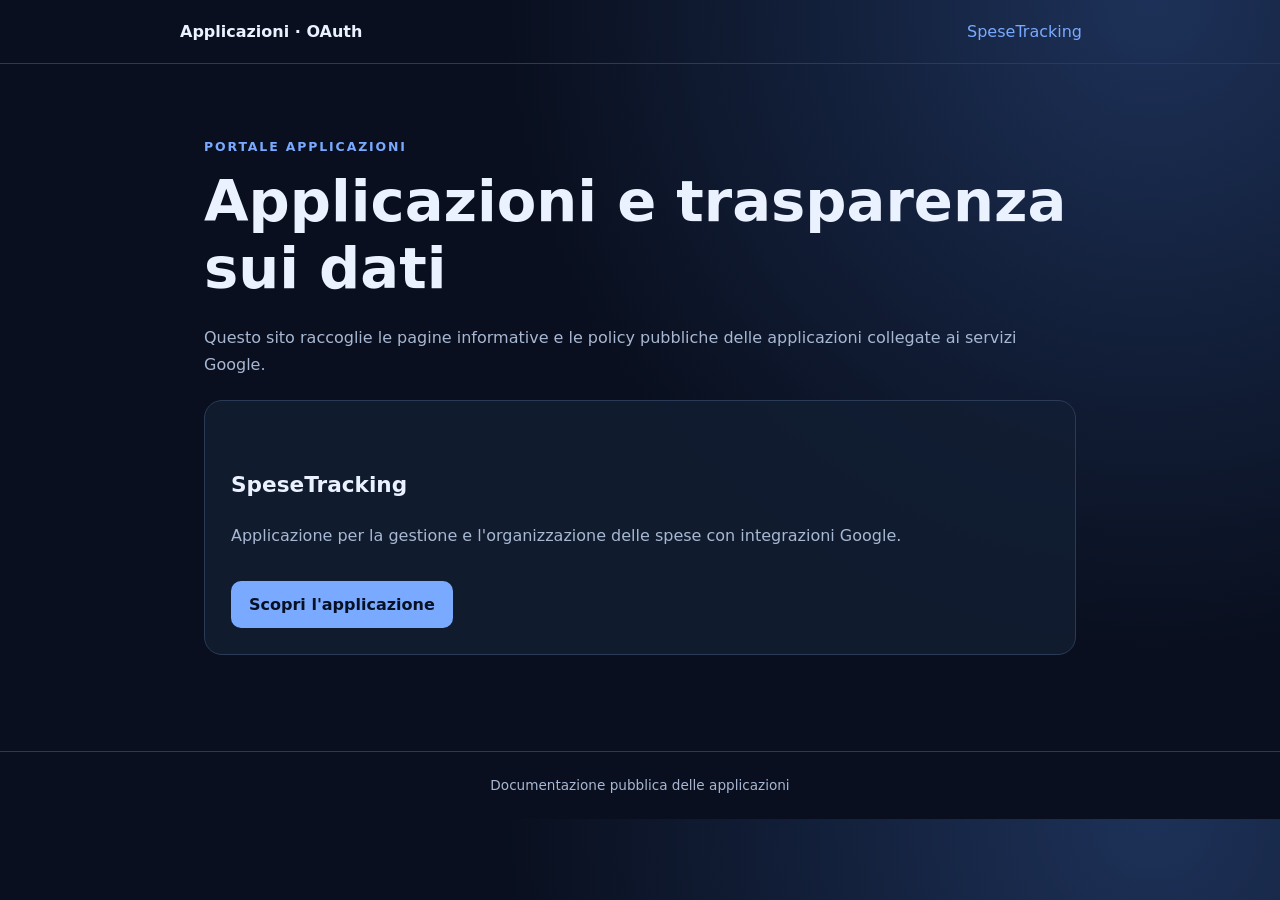
<file: index.html>
<!doctype html><html lang="it"><head><meta charset="utf-8"><meta name="viewport" content="width=device-width,initial-scale=1"><meta name="description" content="Informazioni pubbliche e documentazione delle applicazioni che utilizzano Google OAuth."><title>Applicazioni | Google OAuth</title><link rel="stylesheet" href="style.css"></head><body><header><nav><strong>Applicazioni · OAuth</strong><a href="spesetraking/">SpeseTracking</a></nav></header><main><div class="eyebrow">Portale applicazioni</div><h1>Applicazioni e trasparenza sui dati</h1><p>Questo sito raccoglie le pagine informative e le policy pubbliche delle applicazioni collegate ai servizi Google.</p><div class="card"><h2>SpeseTracking</h2><p>Applicazione per la gestione e l'organizzazione delle spese con integrazioni Google.</p><a class="button" href="spesetraking/">Scopri l'applicazione</a></div></main><footer>Documentazione pubblica delle applicazioni</footer></body></html>
</file>
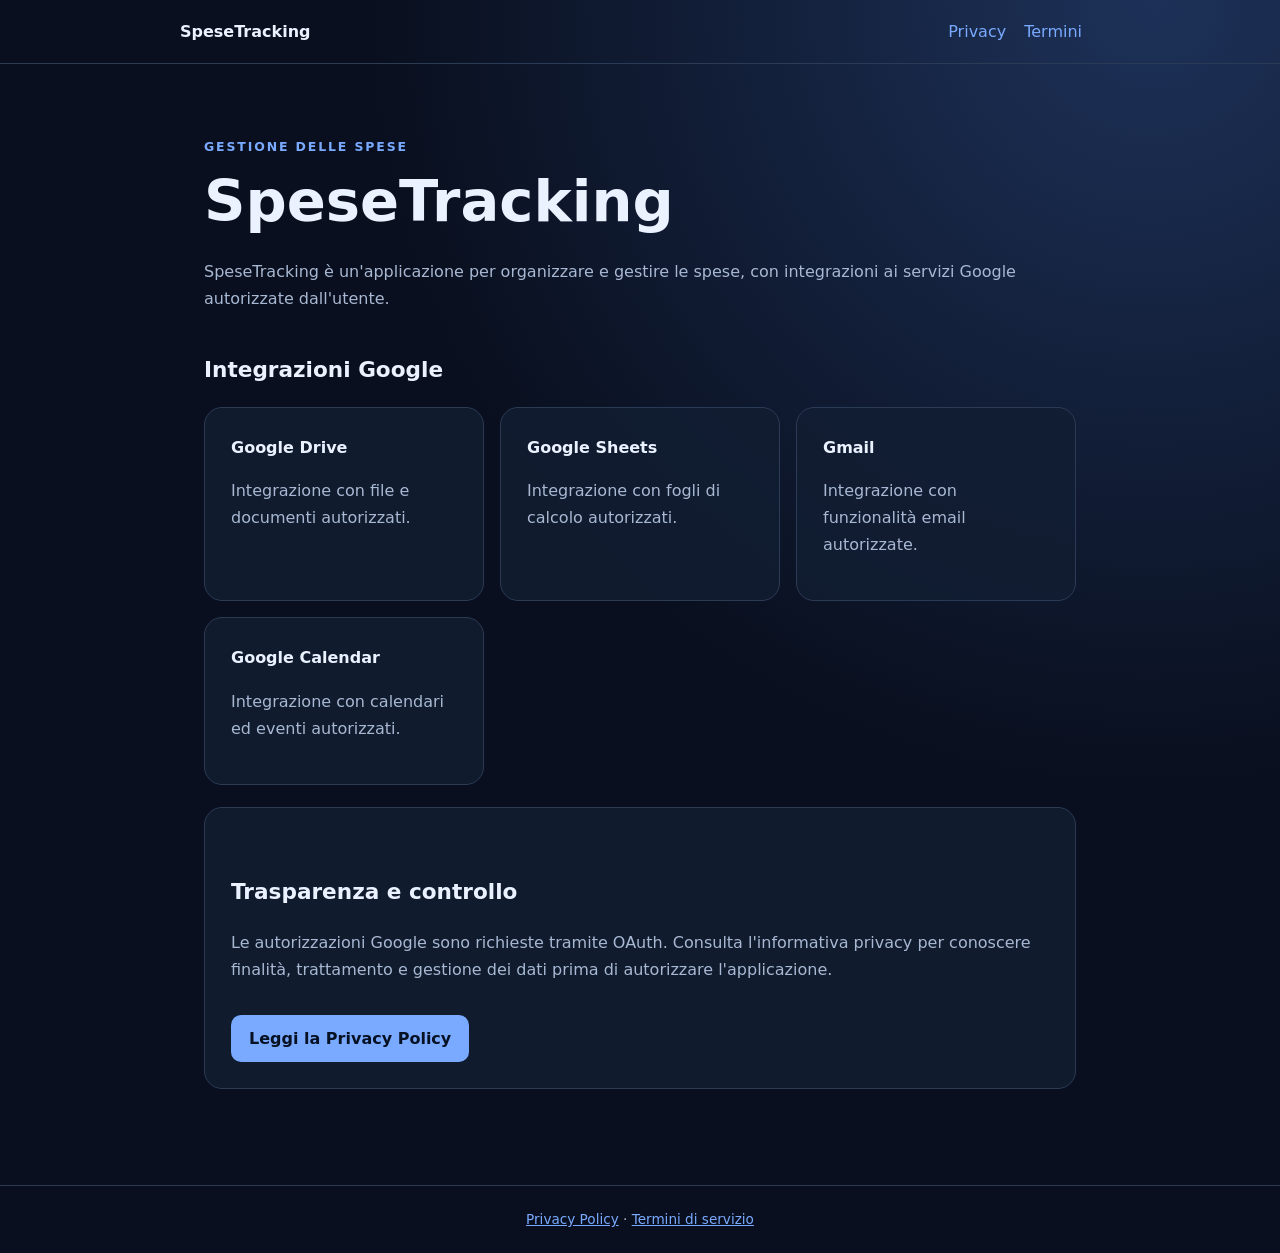
<file: spesetraking/index.html>
<!doctype html><html lang="it"><head><meta charset="utf-8"><meta name="viewport" content="width=device-width,initial-scale=1"><meta name="description" content="SpeseTracking: gestione delle spese e integrazione con i servizi Google."><title>SpeseTracking | Home</title><link rel="stylesheet" href="../style.css"></head><body><header><nav><strong>SpeseTracking</strong><span><a href="privacy.html">Privacy</a><a href="terms.html">Termini</a></span></nav></header><main><div class="eyebrow">Gestione delle spese</div><h1>SpeseTracking</h1><p>SpeseTracking è un'applicazione per organizzare e gestire le spese, con integrazioni ai servizi Google autorizzate dall'utente.</p><h2>Integrazioni Google</h2><div class="grid"><div class="card"><strong>Google Drive</strong><p>Integrazione con file e documenti autorizzati.</p></div><div class="card"><strong>Google Sheets</strong><p>Integrazione con fogli di calcolo autorizzati.</p></div><div class="card"><strong>Gmail</strong><p>Integrazione con funzionalità email autorizzate.</p></div><div class="card"><strong>Google Calendar</strong><p>Integrazione con calendari ed eventi autorizzati.</p></div></div><div class="card"><h2>Trasparenza e controllo</h2><p>Le autorizzazioni Google sono richieste tramite OAuth. Consulta l'informativa privacy per conoscere finalità, trattamento e gestione dei dati prima di autorizzare l'applicazione.</p><a class="button" href="privacy.html">Leggi la Privacy Policy</a></div></main><footer><a href="privacy.html">Privacy Policy</a> · <a href="terms.html">Termini di servizio</a></footer></body></html>
</file>
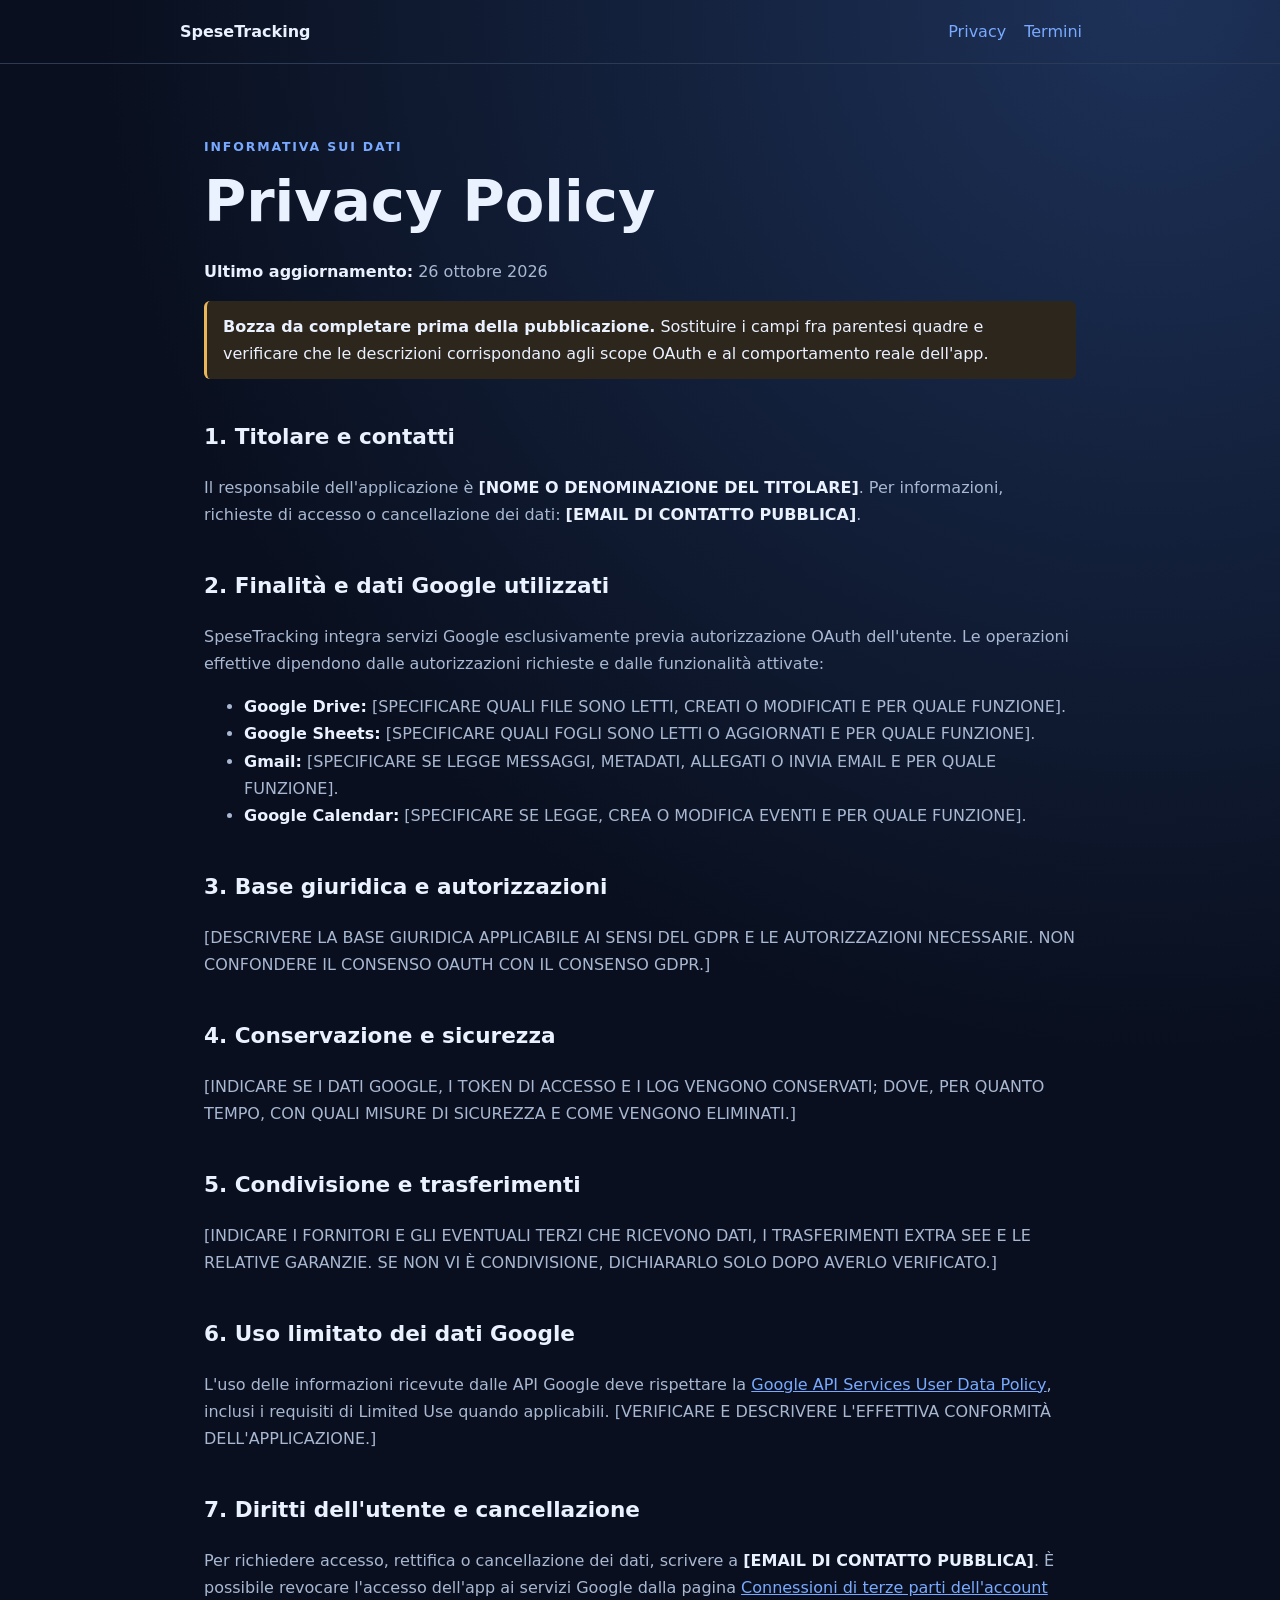
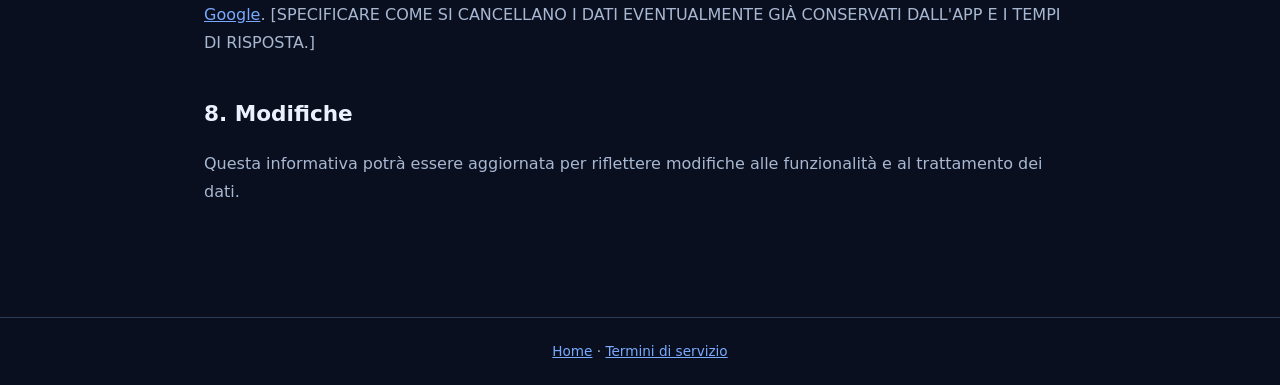
<file: spesetraking/privacy.html>
<!doctype html><html lang="it"><head><meta charset="utf-8"><meta name="viewport" content="width=device-width,initial-scale=1"><title>Privacy Policy | SpeseTracking</title><link rel="stylesheet" href="../style.css"></head><body><header><nav><a href="./"><strong>SpeseTracking</strong></a><span><a href="privacy.html">Privacy</a><a href="terms.html">Termini</a></span></nav></header><main><div class="eyebrow">Informativa sui dati</div><h1>Privacy Policy</h1><p><strong>Ultimo aggiornamento:</strong> 26 ottobre 2026</p><div class="notice"><strong>Bozza da completare prima della pubblicazione.</strong> Sostituire i campi fra parentesi quadre e verificare che le descrizioni corrispondano agli scope OAuth e al comportamento reale dell'app.</div><h2>1. Titolare e contatti</h2><p>Il responsabile dell'applicazione è <strong>[NOME O DENOMINAZIONE DEL TITOLARE]</strong>. Per informazioni, richieste di accesso o cancellazione dei dati: <strong>[EMAIL DI CONTATTO PUBBLICA]</strong>.</p><h2>2. Finalità e dati Google utilizzati</h2><p>SpeseTracking integra servizi Google esclusivamente previa autorizzazione OAuth dell'utente. Le operazioni effettive dipendono dalle autorizzazioni richieste e dalle funzionalità attivate:</p><ul><li><strong>Google Drive:</strong> [SPECIFICARE QUALI FILE SONO LETTI, CREATI O MODIFICATI E PER QUALE FUNZIONE].</li><li><strong>Google Sheets:</strong> [SPECIFICARE QUALI FOGLI SONO LETTI O AGGIORNATI E PER QUALE FUNZIONE].</li><li><strong>Gmail:</strong> [SPECIFICARE SE LEGGE MESSAGGI, METADATI, ALLEGATI O INVIA EMAIL E PER QUALE FUNZIONE].</li><li><strong>Google Calendar:</strong> [SPECIFICARE SE LEGGE, CREA O MODIFICA EVENTI E PER QUALE FUNZIONE].</li></ul><h2>3. Base giuridica e autorizzazioni</h2><p>[DESCRIVERE LA BASE GIURIDICA APPLICABILE AI SENSI DEL GDPR E LE AUTORIZZAZIONI NECESSARIE. NON CONFONDERE IL CONSENSO OAUTH CON IL CONSENSO GDPR.]</p><h2>4. Conservazione e sicurezza</h2><p>[INDICARE SE I DATI GOOGLE, I TOKEN DI ACCESSO E I LOG VENGONO CONSERVATI; DOVE, PER QUANTO TEMPO, CON QUALI MISURE DI SICUREZZA E COME VENGONO ELIMINATI.]</p><h2>5. Condivisione e trasferimenti</h2><p>[INDICARE I FORNITORI E GLI EVENTUALI TERZI CHE RICEVONO DATI, I TRASFERIMENTI EXTRA SEE E LE RELATIVE GARANZIE. SE NON VI È CONDIVISIONE, DICHIARARLO SOLO DOPO AVERLO VERIFICATO.]</p><h2>6. Uso limitato dei dati Google</h2><p>L'uso delle informazioni ricevute dalle API Google deve rispettare la <a href="https://developers.google.com/terms/api-services-user-data-policy">Google API Services User Data Policy</a>, inclusi i requisiti di Limited Use quando applicabili. [VERIFICARE E DESCRIVERE L'EFFETTIVA CONFORMITÀ DELL'APPLICAZIONE.]</p><h2>7. Diritti dell'utente e cancellazione</h2><p>Per richiedere accesso, rettifica o cancellazione dei dati, scrivere a <strong>[EMAIL DI CONTATTO PUBBLICA]</strong>. È possibile revocare l'accesso dell'app ai servizi Google dalla pagina <a href="https://myaccount.google.com/connections">Connessioni di terze parti dell'account Google</a>. [SPECIFICARE COME SI CANCELLANO I DATI EVENTUALMENTE GIÀ CONSERVATI DALL'APP E I TEMPI DI RISPOSTA.]</p><h2>8. Modifiche</h2><p>Questa informativa potrà essere aggiornata per riflettere modifiche alle funzionalità e al trattamento dei dati.</p></main><footer><a href="./">Home</a> · <a href="terms.html">Termini di servizio</a></footer></body></html>
</file>
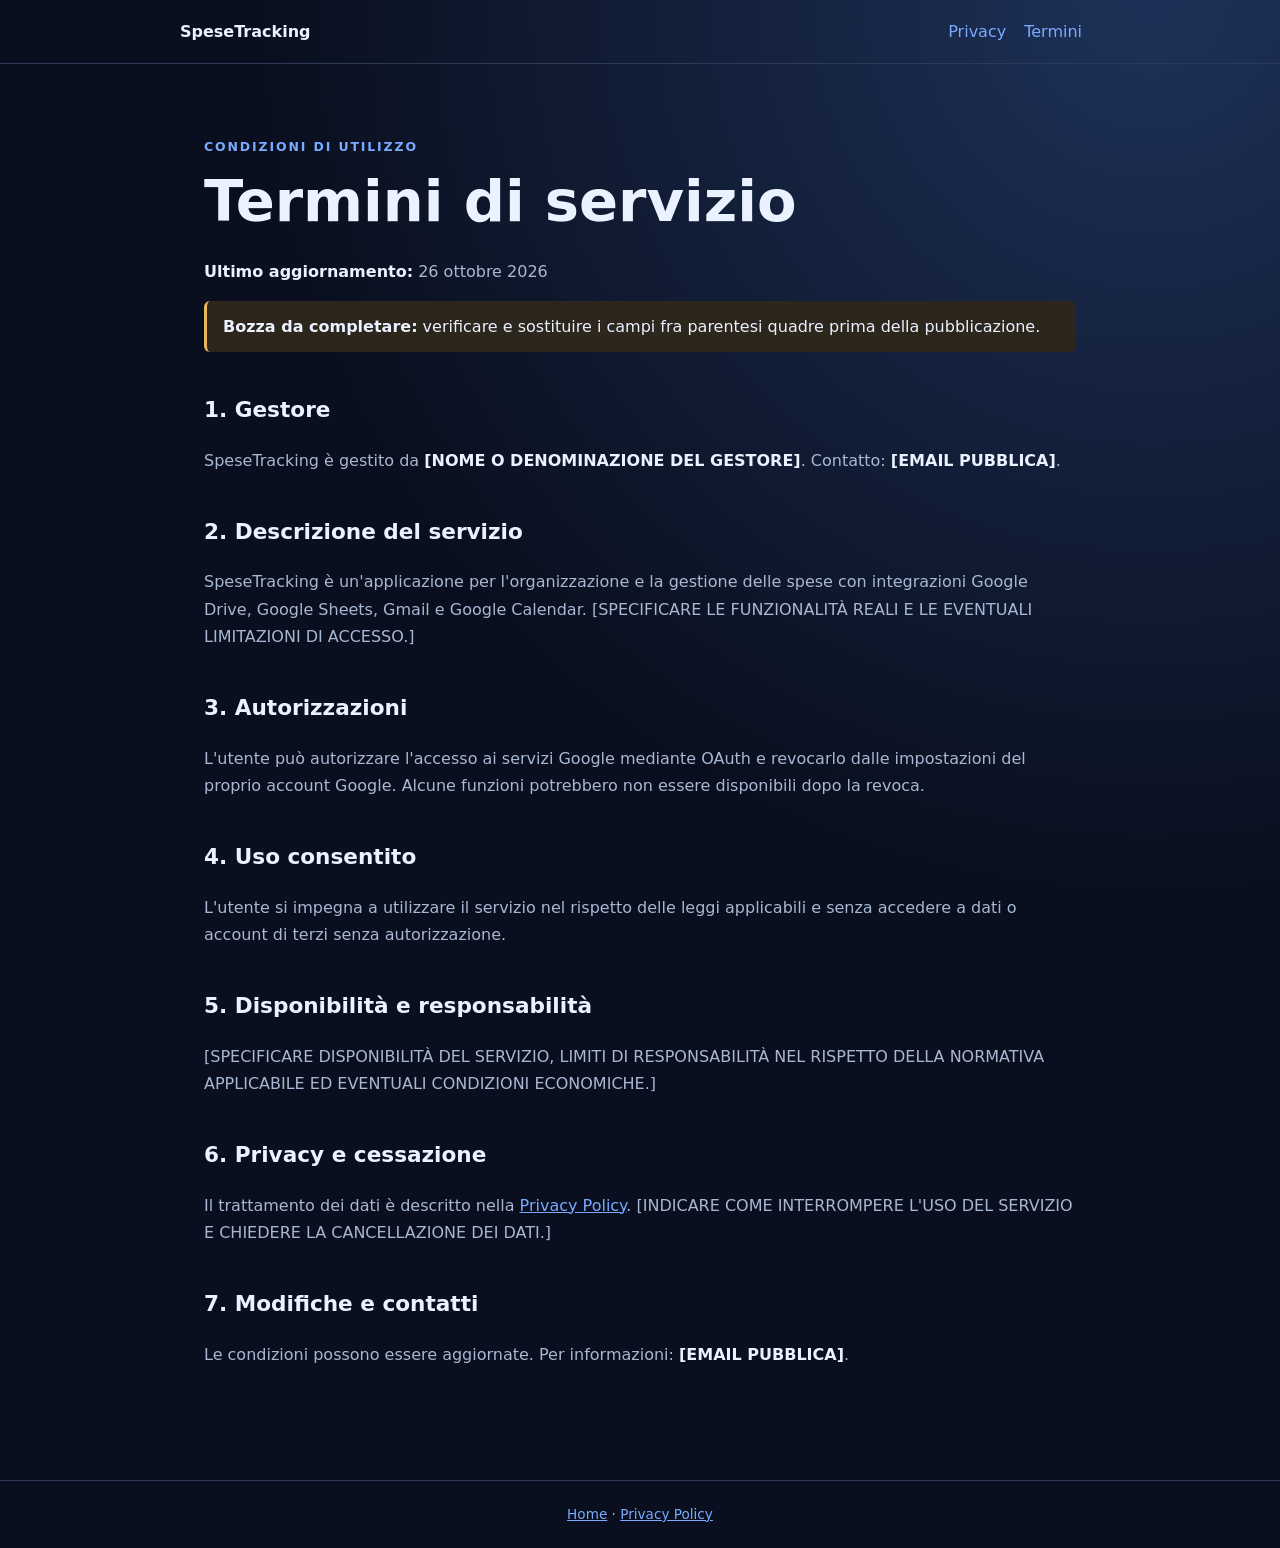
<file: spesetraking/terms.html>
<!doctype html><html lang="it"><head><meta charset="utf-8"><meta name="viewport" content="width=device-width,initial-scale=1"><title>Termini di servizio | SpeseTracking</title><link rel="stylesheet" href="../style.css"></head><body><header><nav><a href="./"><strong>SpeseTracking</strong></a><span><a href="privacy.html">Privacy</a><a href="terms.html">Termini</a></span></nav></header><main><div class="eyebrow">Condizioni di utilizzo</div><h1>Termini di servizio</h1><p><strong>Ultimo aggiornamento:</strong> 26 ottobre 2026</p><div class="notice"><strong>Bozza da completare:</strong> verificare e sostituire i campi fra parentesi quadre prima della pubblicazione.</div><h2>1. Gestore</h2><p>SpeseTracking è gestito da <strong>[NOME O DENOMINAZIONE DEL GESTORE]</strong>. Contatto: <strong>[EMAIL PUBBLICA]</strong>.</p><h2>2. Descrizione del servizio</h2><p>SpeseTracking è un'applicazione per l'organizzazione e la gestione delle spese con integrazioni Google Drive, Google Sheets, Gmail e Google Calendar. [SPECIFICARE LE FUNZIONALITÀ REALI E LE EVENTUALI LIMITAZIONI DI ACCESSO.]</p><h2>3. Autorizzazioni</h2><p>L'utente può autorizzare l'accesso ai servizi Google mediante OAuth e revocarlo dalle impostazioni del proprio account Google. Alcune funzioni potrebbero non essere disponibili dopo la revoca.</p><h2>4. Uso consentito</h2><p>L'utente si impegna a utilizzare il servizio nel rispetto delle leggi applicabili e senza accedere a dati o account di terzi senza autorizzazione.</p><h2>5. Disponibilità e responsabilità</h2><p>[SPECIFICARE DISPONIBILITÀ DEL SERVIZIO, LIMITI DI RESPONSABILITÀ NEL RISPETTO DELLA NORMATIVA APPLICABILE ED EVENTUALI CONDIZIONI ECONOMICHE.]</p><h2>6. Privacy e cessazione</h2><p>Il trattamento dei dati è descritto nella <a href="privacy.html">Privacy Policy</a>. [INDICARE COME INTERROMPERE L'USO DEL SERVIZIO E CHIEDERE LA CANCELLAZIONE DEI DATI.]</p><h2>7. Modifiche e contatti</h2><p>Le condizioni possono essere aggiornate. Per informazioni: <strong>[EMAIL PUBBLICA]</strong>.</p></main><footer><a href="./">Home</a> · <a href="privacy.html">Privacy Policy</a></footer></body></html>
</file>
<file: style.css>
:root{color-scheme:dark;--bg:#090f1e;--panel:#121e33;--line:#2c3b55;--text:#eaf1ff;--muted:#a8b8d2;--accent:#79aaff}*{box-sizing:border-box}body{margin:0;background:radial-gradient(circle at 90% 0%,#1d3158 0%,var(--bg) 46%);color:var(--text);font:16px/1.7 system-ui,-apple-system,BlinkMacSystemFont,'Segoe UI',sans-serif}main{max-width:920px;margin:auto;padding:72px 24px 96px}header{border-bottom:1px solid var(--line);padding:18px 24px}header nav{max-width:920px;margin:auto;display:flex;justify-content:space-between;align-items:center;gap:20px;flex-wrap:wrap}a{color:var(--accent)}nav a{text-decoration:none;margin-right:18px}h1{font-size:clamp(2.2rem,5vw,3.6rem);line-height:1.15;margin:12px 0 22px}h2{margin-top:40px;font-size:1.35rem}p,li{color:var(--muted)}.eyebrow{letter-spacing:.15em;text-transform:uppercase;color:var(--accent);font-size:.78rem;font-weight:700}.card{background:rgba(18,30,51,.82);border:1px solid var(--line);border-radius:18px;padding:26px;margin-top:22px}.grid{display:grid;grid-template-columns:repeat(auto-fit,minmax(220px,1fr));gap:16px}.grid .card{margin:0}.button{display:inline-block;background:var(--accent);color:#071124;padding:10px 18px;border-radius:10px;text-decoration:none;font-weight:700;margin-top:16px}footer{border-top:1px solid var(--line);padding:22px 24px;text-align:center;color:var(--muted);font-size:.85rem}small{color:var(--muted)}strong{color:var(--text)}.notice{border-left:3px solid #eab65a;padding:12px 16px;background:#2d261c;border-radius:6px}
</file>
